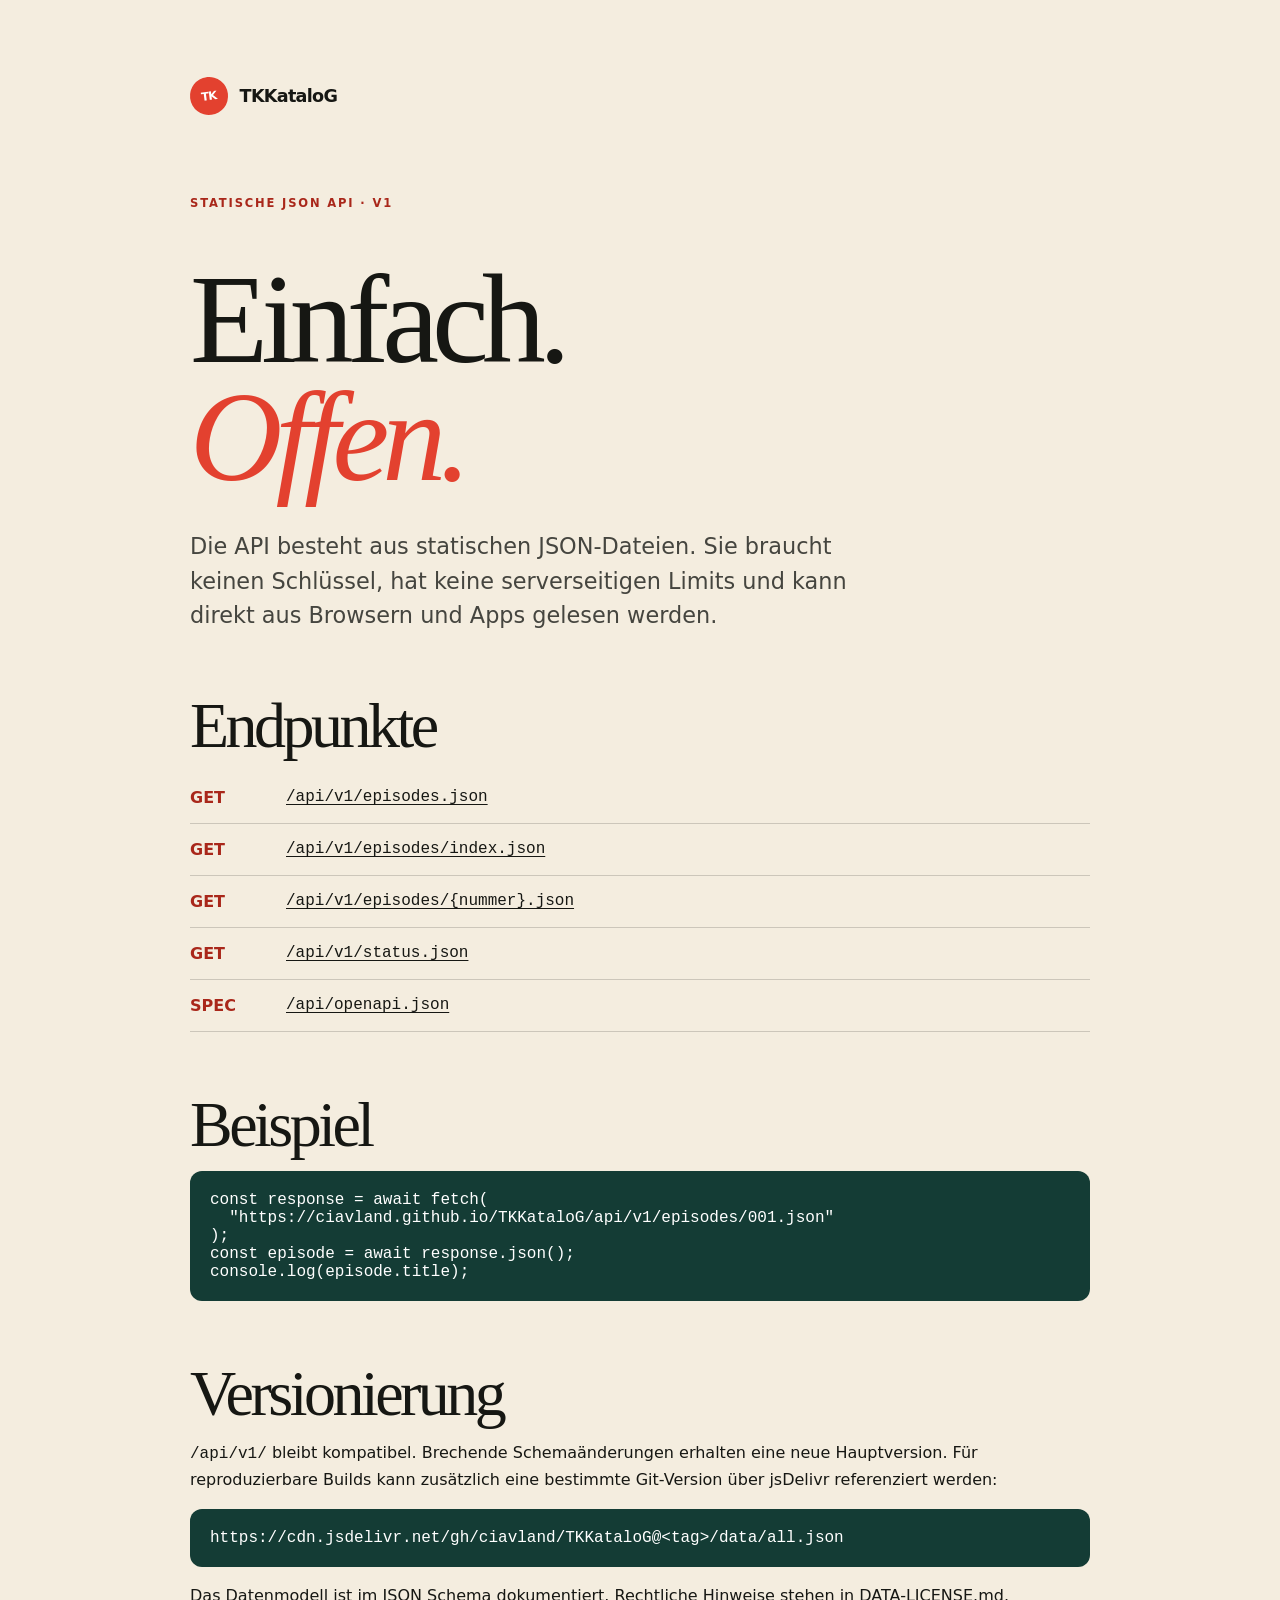
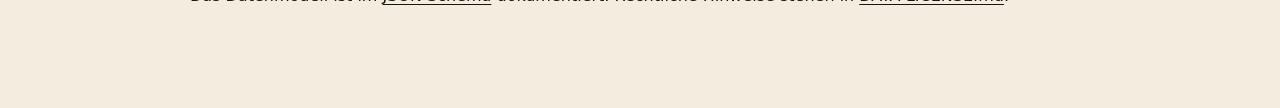
<file: web/api/index.html>
<!doctype html>
<html lang="de">
  <head>
    <meta charset="utf-8">
    <meta name="viewport" content="width=device-width, initial-scale=1">
    <link rel="stylesheet" href="../styles.css">
    <link rel="icon" href="../icon.svg" type="image/svg+xml">
    <title>TKKataloG API</title>
    <style>
      body { padding: clamp(1.25rem, 6vw, 6rem); }
      main { max-width: 900px; margin: auto; }
      h1 { margin: 3rem 0 1.5rem; font-size: clamp(4rem, 12vw, 8rem); }
      h2 { margin: 4rem 0 1rem; font-size: clamp(2.5rem, 6vw, 4rem); }
      p, li { line-height: 1.65; }
      pre { overflow: auto; padding: 1.25rem; border-radius: .75rem; background: var(--green); color: white; }
      code { font-family: ui-monospace, SFMono-Regular, monospace; }
      .endpoint { display: grid; grid-template-columns: 5rem 1fr; gap: 1rem; padding: 1rem 0; border-bottom: 1px solid var(--line); }
      .method { color: var(--red-dark); font-weight: 850; }
    </style>
  </head>
  <body>
    <main>
      <a class="brand" href="../"><span class="brand-mark">TK</span><span>TKKataloG</span></a>
      <p class="eyebrow" style="margin-top:5rem">Statische JSON API · v1</p>
      <h1>Einfach.<br><em>Offen.</em></h1>
      <p class="lede">Die API besteht aus statischen JSON-Dateien. Sie braucht keinen Schlüssel, hat keine serverseitigen Limits und kann direkt aus Browsern und Apps gelesen werden.</p>

      <h2>Endpunkte</h2>
      <div class="endpoint"><span class="method">GET</span><code><a href="./v1/episodes.json">/api/v1/episodes.json</a></code></div>
      <div class="endpoint"><span class="method">GET</span><code><a href="./v1/episodes/index.json">/api/v1/episodes/index.json</a></code></div>
      <div class="endpoint"><span class="method">GET</span><code><a href="./v1/episodes/001.json">/api/v1/episodes/{nummer}.json</a></code></div>
      <div class="endpoint"><span class="method">GET</span><code><a href="./v1/status.json">/api/v1/status.json</a></code></div>
      <div class="endpoint"><span class="method">SPEC</span><code><a href="./openapi.json">/api/openapi.json</a></code></div>

      <h2>Beispiel</h2>
      <pre><code>const response = await fetch(
  "https://ciavland.github.io/TKKataloG/api/v1/episodes/001.json"
);
const episode = await response.json();
console.log(episode.title);</code></pre>

      <h2>Versionierung</h2>
      <p><code>/api/v1/</code> bleibt kompatibel. Brechende Schemaänderungen erhalten eine neue Hauptversion. Für reproduzierbare Builds kann zusätzlich eine bestimmte Git-Version über jsDelivr referenziert werden:</p>
      <pre><code>https://cdn.jsdelivr.net/gh/ciavland/TKKataloG@&lt;tag&gt;/data/all.json</code></pre>
      <p>Das Datenmodell ist im <a href="../schema/episode.schema.json">JSON Schema</a> dokumentiert. Rechtliche Hinweise stehen in <a href="../DATA-LICENSE.md">DATA-LICENSE.md</a>.</p>
    </main>
  </body>
</html>
</file>
<file: web/styles.css>
:root {
  --paper: #f4eddf;
  --ink: #161713;
  --muted: #6d6a61;
  --red: #e3412f;
  --red-dark: #a9271a;
  --yellow: #f0c84a;
  --green: #143c35;
  --line: color-mix(in srgb, var(--ink) 18%, transparent);
  --shadow: 0 20px 60px rgb(42 30 17 / 12%);
  color-scheme: light;
  font-family: Inter, ui-sans-serif, system-ui, -apple-system, BlinkMacSystemFont, "Segoe UI", sans-serif;
  background: var(--paper);
  color: var(--ink);
}

* { box-sizing: border-box; }
html { scroll-behavior: smooth; }
body { margin: 0; min-width: 320px; background: var(--paper); }
a { color: inherit; text-underline-offset: .2em; }
button, input, select { font: inherit; }
button, select { cursor: pointer; }
.sr-only { position: absolute; width: 1px; height: 1px; padding: 0; margin: -1px; overflow: hidden; clip: rect(0,0,0,0); white-space: nowrap; border: 0; }

.hero { min-height: 88vh; padding: 1.25rem clamp(1.25rem, 4vw, 5rem) 0; border-bottom: 1px solid var(--line); background-image: radial-gradient(circle at 85% 20%, rgb(240 200 74 / 28%), transparent 24%), linear-gradient(115deg, transparent 55%, rgb(227 65 47 / 7%) 55%); overflow: hidden; }
nav { max-width: 1440px; margin: auto; display: flex; align-items: center; justify-content: space-between; gap: 2rem; }
.brand { display: flex; align-items: center; gap: .75rem; font-weight: 850; letter-spacing: -.04em; text-decoration: none; font-size: 1.1rem; }
.brand-mark { display: grid; place-items: center; width: 2.35rem; aspect-ratio: 1; background: var(--red); color: white; border-radius: 50%; font-size: .72rem; letter-spacing: -.06em; transform: rotate(-7deg); }
.nav-links { display: flex; gap: clamp(1rem, 3vw, 2.5rem); font-size: .85rem; font-weight: 700; }
.nav-links a { text-decoration: none; }
.nav-links a:hover { color: var(--red); }

.hero-grid { max-width: 1440px; margin: clamp(4rem, 10vh, 8rem) auto 5rem; display: grid; grid-template-columns: minmax(0, 1fr) minmax(320px, .72fr); align-items: center; gap: clamp(3rem, 8vw, 8rem); }
.eyebrow { margin: 0 0 1rem; color: var(--red-dark); font-weight: 850; font-size: .72rem; letter-spacing: .16em; text-transform: uppercase; }
h1, h2, h3 { margin: 0; font-family: Georgia, "Times New Roman", serif; font-weight: 500; letter-spacing: -.055em; line-height: .92; }
h1 { font-size: clamp(4.5rem, 10vw, 9.2rem); }
h1 em { color: var(--red); font-weight: inherit; }
.lede { max-width: 660px; margin: 2rem 0; font-size: clamp(1.1rem, 2vw, 1.4rem); line-height: 1.55; color: #45453f; }
.primary-action { display: inline-flex; align-items: center; gap: 2rem; padding: 1rem 1.25rem; background: var(--ink); color: white; border-radius: 999px; text-decoration: none; font-weight: 750; }
.primary-action:hover { background: var(--red); }

.cassette { position: relative; width: min(100%, 560px); aspect-ratio: 1.55; padding: 8%; background: var(--green); border: 8px solid var(--ink); border-radius: 1.75rem; transform: rotate(4deg); box-shadow: 18px 22px 0 var(--yellow), var(--shadow); }
.cassette::before, .cassette::after { content: ""; position: absolute; width: 12px; aspect-ratio: 1; border-radius: 50%; background: var(--ink); top: 16px; }
.cassette::before { left: 18px; } .cassette::after { right: 18px; }
.cassette-label { height: 50%; padding: 7%; display: grid; grid-template-columns: auto 1fr; align-content: center; gap: .25rem 1rem; background: var(--paper); border-radius: .6rem; transform: rotate(-2deg); }
.cassette-label span { color: var(--red); font: 900 clamp(1.6rem, 4vw, 3rem)/1 sans-serif; }
.cassette-label strong { align-self: end; font-size: clamp(1rem, 2vw, 1.5rem); letter-spacing: .1em; }
.cassette-label small { grid-column: 1 / -1; border-top: 2px solid var(--ink); padding-top: .4rem; font: 700 .62rem/1 sans-serif; letter-spacing: .12em; }
.tape-window { position: absolute; left: 28%; right: 28%; bottom: 16%; height: 23%; display: flex; align-items: center; justify-content: space-between; padding: 4%; background: #d7cfc0; border: 5px solid var(--ink); border-radius: 999px; }
.tape-window i { width: 35%; aspect-ratio: 1; border: 8px dashed var(--ink); border-radius: 50%; background: var(--paper); }
.cassette-line { position: absolute; bottom: 6%; left: 18%; right: 18%; border-bottom: 4px solid var(--ink); }

.stats { max-width: 1440px; margin: auto; display: grid; grid-template-columns: repeat(4, 1fr); border: 1px solid var(--line); border-bottom: 0; }
.stats div { min-height: 7rem; padding: 1.5rem; border-right: 1px solid var(--line); }
.stats div:last-child { border: 0; }
.stats dt { font: 500 clamp(2rem, 4vw, 3.5rem)/1 Georgia, serif; letter-spacing: -.05em; }
.stats dd { margin: .5rem 0 0; color: var(--muted); font-size: .76rem; font-weight: 750; text-transform: uppercase; letter-spacing: .08em; }

.catalogue { max-width: 1440px; margin: auto; padding: clamp(5rem, 10vw, 9rem) clamp(1.25rem, 4vw, 5rem); }
.section-heading { display: flex; align-items: end; justify-content: space-between; gap: 2rem; margin-bottom: 2.5rem; }
h2 { font-size: clamp(3rem, 7vw, 6.5rem); }
.section-heading > p { color: var(--muted); font-weight: 700; white-space: nowrap; }
.search-panel { position: sticky; top: .75rem; z-index: 5; display: grid; grid-template-columns: minmax(260px, 1fr) auto auto auto; gap: .75rem; padding: .75rem; background: rgb(244 237 223 / 90%); border: 1px solid var(--line); border-radius: 1rem; box-shadow: var(--shadow); backdrop-filter: blur(18px); }
.search-panel label { min-width: 10rem; }
.search-field { position: relative; display: flex; align-items: center; }
.search-field svg { position: absolute; left: 1rem; width: 1.1rem; fill: none; stroke: currentColor; stroke-width: 2; }
.search-field input { width: 100%; height: 100%; min-height: 3.25rem; padding: .8rem 3rem; border: 0; border-radius: .65rem; background: white; outline: 0; }
.search-field input:focus { box-shadow: 0 0 0 3px var(--yellow); }
kbd { position: absolute; right: 1rem; padding: .15rem .4rem; border: 1px solid var(--line); border-radius: .25rem; color: var(--muted); background: var(--paper); }
.filter-label { display: block; margin: .15rem .6rem .25rem; color: var(--muted); font-size: .62rem; font-weight: 800; letter-spacing: .08em; text-transform: uppercase; }
select { min-width: 10rem; border: 0; background: transparent; font-weight: 700; }
#reset { border: 0; padding: 0 1rem; background: transparent; color: var(--red-dark); font-weight: 750; }

.results { display: grid; grid-template-columns: repeat(2, minmax(0, 1fr)); gap: 0 2rem; margin-top: 3rem; border-top: 1px solid var(--ink); }
.episode-card { width: 100%; min-height: 7rem; display: grid; grid-template-columns: 4.8rem 1fr auto; gap: 1rem; align-items: center; padding: 1rem .25rem; border: 0; border-bottom: 1px solid var(--line); background: transparent; color: inherit; text-align: left; }
.episode-card:hover { background: color-mix(in srgb, var(--yellow) 28%, transparent); }
.episode-number { color: var(--red); font: 500 1.7rem/1 Georgia, serif; }
.episode-copy { display: grid; gap: .45rem; min-width: 0; }
.episode-copy strong { font-size: 1rem; white-space: nowrap; overflow: hidden; text-overflow: ellipsis; }
.episode-copy small { color: var(--muted); }
.episode-arrow { font-size: 1.2rem; }
.empty { padding: 5rem; text-align: center; border-bottom: 1px solid var(--line); }
.empty strong { font: 500 2rem Georgia, serif; }

.api-teaser { display: grid; grid-template-columns: 1fr 1fr; gap: 8vw; padding: clamp(5rem, 10vw, 9rem) max(1.25rem, calc((100vw - 1280px) / 2)); background: var(--green); color: white; }
.api-teaser p:not(.eyebrow) { max-width: 42rem; color: #cbd9d3; font-size: 1.15rem; line-height: 1.6; }
.api-teaser .eyebrow { color: var(--yellow); }
.code-card { align-self: center; padding: 1.5rem; border: 1px solid rgb(255 255 255 / 25%); border-radius: 1rem; background: rgb(0 0 0 / 18%); box-shadow: var(--shadow); overflow: hidden; }
.code-bar { display: flex; justify-content: space-between; margin-bottom: 2rem; color: var(--yellow); font-size: .72rem; font-weight: 850; letter-spacing: .12em; }
.code-bar button { border: 0; color: white; background: transparent; }
.code-card code { display: block; margin-bottom: 2rem; color: #e8f4ef; font: 500 clamp(.8rem, 1.6vw, 1.05rem)/1.6 ui-monospace, SFMono-Regular, monospace; overflow-wrap: anywhere; }
.code-card a { color: var(--yellow); font-weight: 750; }

footer { display: flex; justify-content: space-between; gap: 2rem; padding: 2rem clamp(1.25rem, 4vw, 5rem); background: var(--ink); color: #bbb9b0; font-size: .78rem; }

dialog { width: min(760px, calc(100% - 2rem)); max-height: calc(100% - 2rem); padding: 0; border: 0; border-radius: 1.25rem; background: var(--paper); color: var(--ink); box-shadow: 0 30px 100px rgb(0 0 0 / 45%); }
dialog::backdrop { background: rgb(12 21 18 / 72%); backdrop-filter: blur(5px); }
.dialog-close { position: sticky; z-index: 2; top: 1rem; float: right; margin: 1rem; width: 2.6rem; aspect-ratio: 1; border: 0; border-radius: 50%; background: var(--ink); color: white; font-size: 1.5rem; }
#episode-detail { padding: clamp(2rem, 6vw, 4.5rem); }
.detail-number { color: var(--red); font-weight: 850; letter-spacing: .12em; text-transform: uppercase; }
#episode-detail h2 { margin: .7rem 0 1rem; font-size: clamp(2.5rem, 8vw, 5rem); }
.detail-meta { display: flex; flex-wrap: wrap; gap: .5rem; margin-bottom: 2rem; }
.pill { padding: .45rem .7rem; border: 1px solid var(--line); border-radius: 999px; font-size: .76rem; font-weight: 750; }
.detail-description { font: 1.08rem/1.7 Georgia, serif; }
.detail-section { margin-top: 2.5rem; }
.detail-section h3 { margin-bottom: 1rem; font: 700 .75rem/1 sans-serif; letter-spacing: .12em; text-transform: uppercase; }
.detail-list { display: grid; grid-template-columns: repeat(2, minmax(0, 1fr)); gap: .55rem 1.5rem; margin: 0; }
.detail-list div { padding-bottom: .55rem; border-bottom: 1px solid var(--line); }
.detail-list dt { color: var(--muted); font-size: .72rem; }
.detail-list dd { margin: .2rem 0 0; font-weight: 700; }
.detail-links { display: flex; flex-wrap: wrap; gap: .6rem; margin-top: 2.5rem; }
.detail-links a { padding: .7rem .9rem; border-radius: .5rem; background: var(--ink); color: white; font-size: .78rem; font-weight: 750; text-decoration: none; }

@media (max-width: 900px) {
  .hero { min-height: 0; }
  .hero-grid { grid-template-columns: 1fr; }
  .cassette { width: min(88%, 520px); margin: 0 auto; }
  .stats { grid-template-columns: repeat(2, 1fr); }
  .stats div:nth-child(2) { border-right: 0; }
  .stats div:nth-child(-n+2) { border-bottom: 1px solid var(--line); }
  .search-panel { grid-template-columns: 1fr 1fr; }
  .search-field { grid-column: 1 / -1; }
  .api-teaser { grid-template-columns: 1fr; }
}

@media (max-width: 640px) {
  .nav-links a:first-child { display: none; }
  h1 { font-size: clamp(4rem, 22vw, 6rem); }
  .results { grid-template-columns: 1fr; }
  .section-heading { display: block; }
  .section-heading > p { margin-top: 1rem; }
  .search-panel { position: relative; top: auto; grid-template-columns: 1fr; }
  .search-field { grid-column: auto; }
  .search-panel label, select { width: 100%; }
  #reset { min-height: 2.5rem; }
  footer { display: block; }
  .detail-list { grid-template-columns: 1fr; }
}

@media (prefers-reduced-motion: reduce) {
  html { scroll-behavior: auto; }
  *, *::before, *::after { transition: none !important; animation: none !important; }
}
</file>
